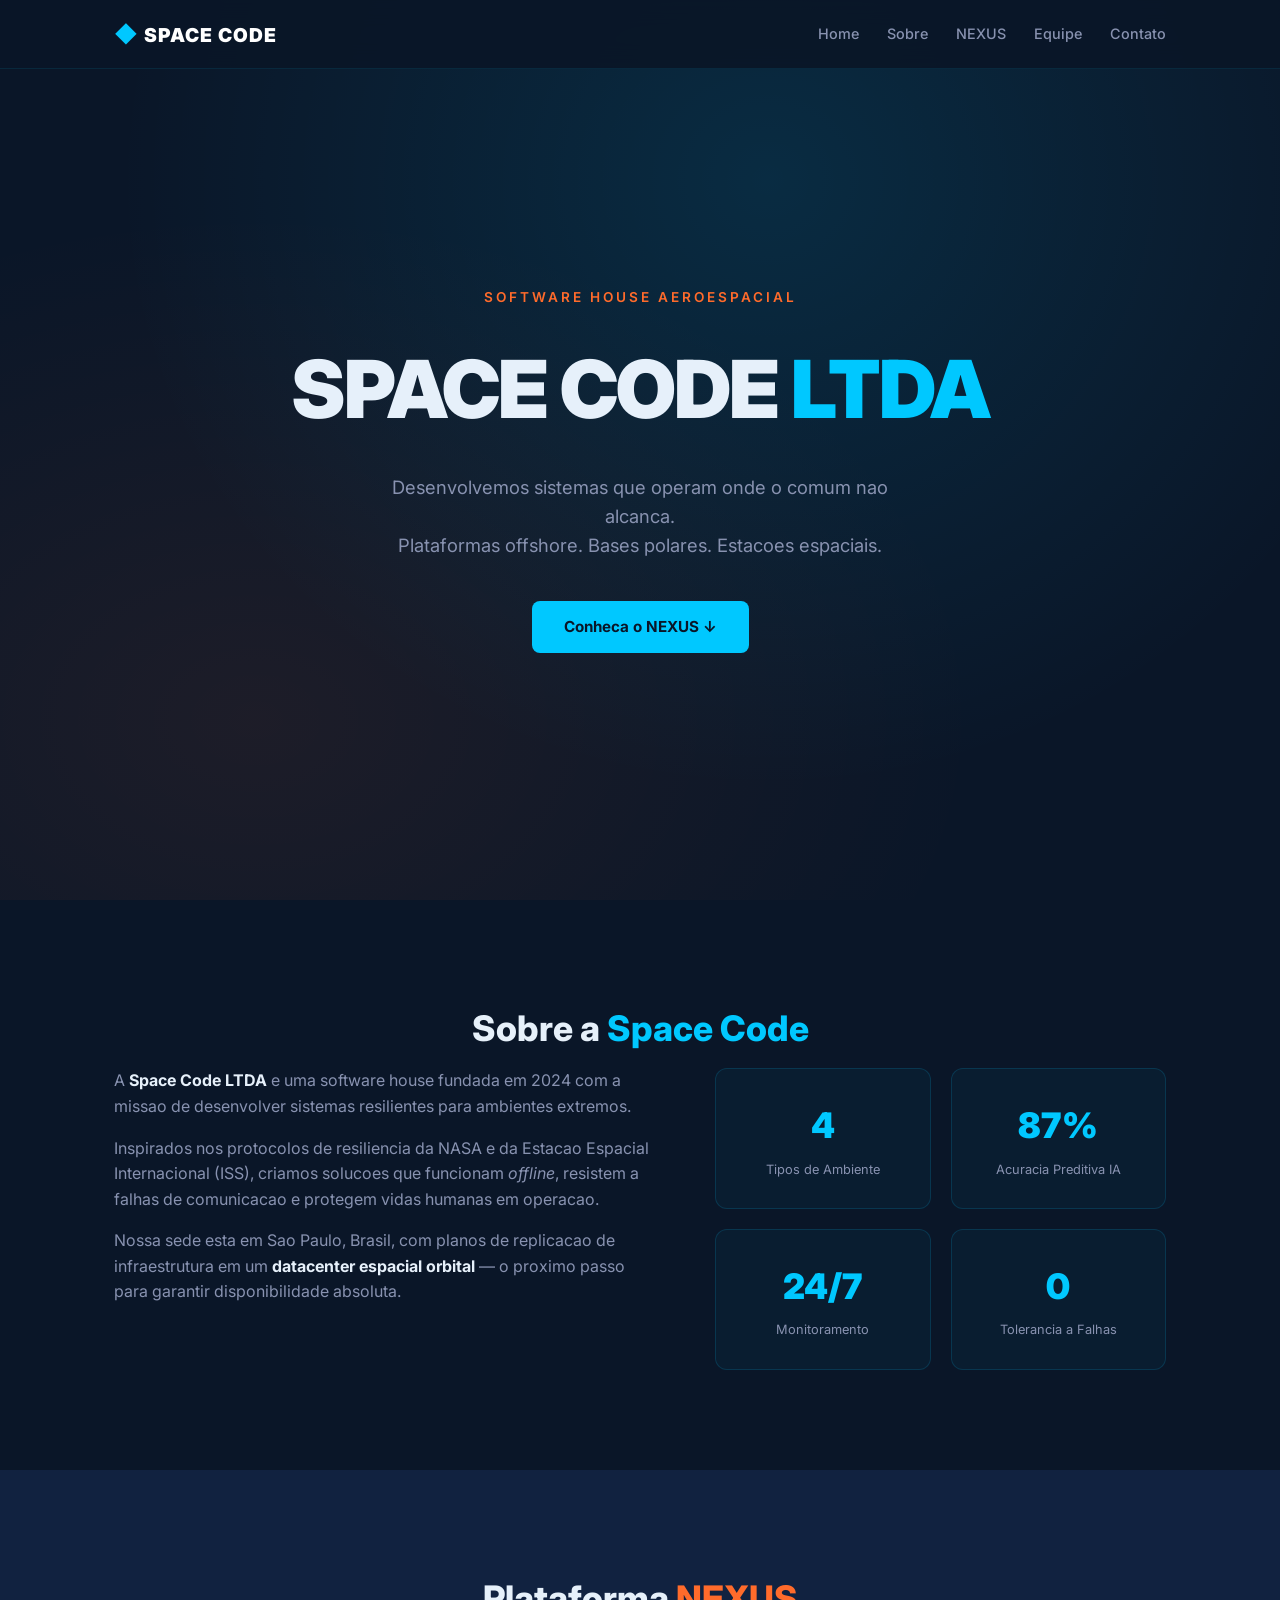
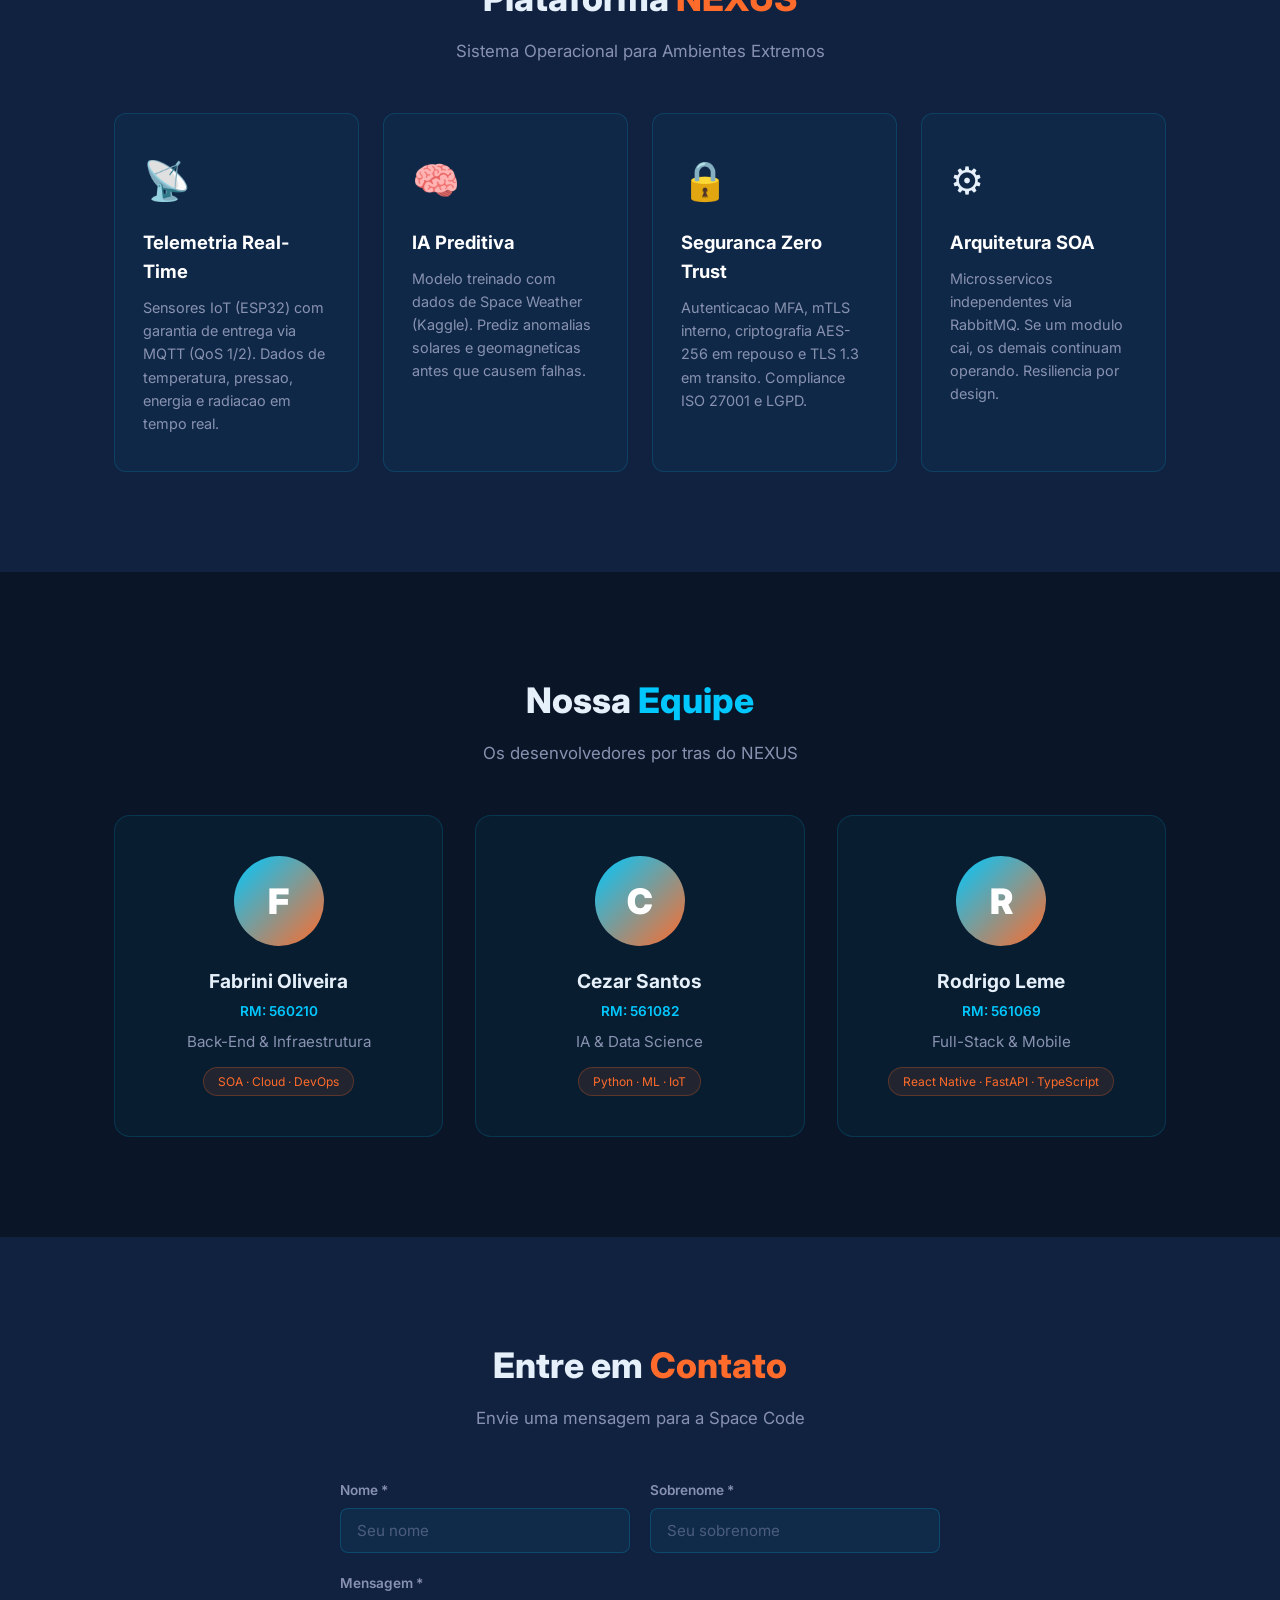
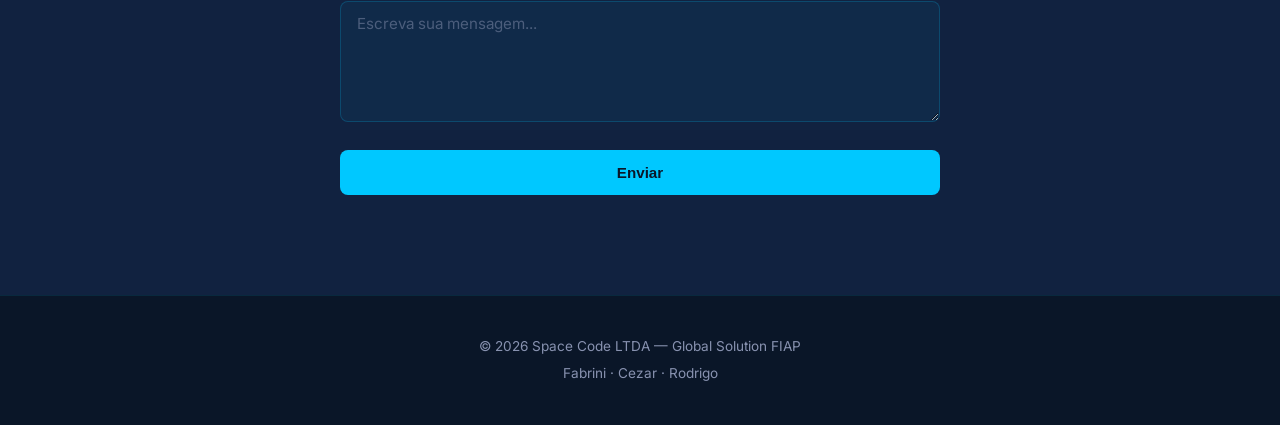
<file: website/index.html>
<!DOCTYPE html>
<html lang="pt-br">
<head>
    <meta charset="UTF-8">
    <meta name="viewport" content="width=device-width, initial-scale=1.0">
    <title>Space Code LTDA — Software para Ambientes Extremos</title>
    <link rel="stylesheet" href="styles.css">
</head>
<body>

    <!-- ===== NAVIGATION ===== -->
    <nav class="navbar" id="navbar">
        <div class="nav-container">
            <a href="#home" class="nav-logo">
                <span class="logo-icon">&#9670;</span> SPACE CODE
            </a>
            <ul class="nav-links">
                <li><a href="#home">Home</a></li>
                <li><a href="#about">Sobre</a></li>
                <li><a href="#nexus">NEXUS</a></li>
                <li><a href="#team">Equipe</a></li>
                <li><a href="#contact">Contato</a></li>
            </ul>
        </div>
    </nav>

    <!-- ===== HERO SECTION ===== -->
    <section class="hero" id="home">
        <div class="hero-bg"></div>
        <div class="hero-content">
            <p class="hero-tag">Software House Aeroespacial</p>
            <h1>SPACE CODE <span class="accent">LTDA</span></h1>
            <p class="hero-sub">Desenvolvemos sistemas que operam onde o comum nao alcanca.<br>
            Plataformas offshore. Bases polares. Estacoes espaciais.</p>
            <a href="#nexus" class="btn-primary">Conheca o NEXUS &darr;</a>
        </div>
    </section>

    <!-- ===== SOBRE A EMPRESA ===== -->
    <section class="section" id="about">
        <div class="container">
            <h2 class="section-title">Sobre a <span class="accent">Space Code</span></h2>
            <div class="about-grid">
                <div class="about-text">
                    <p>A <strong>Space Code LTDA</strong> e uma software house fundada em 2024
                    com a missao de desenvolver sistemas resilientes para ambientes extremos.</p>
                    <p>Inspirados nos protocolos de resiliencia da NASA e da Estacao Espacial
                    Internacional (ISS), criamos solucoes que funcionam <em>offline</em>,
                    resistem a falhas de comunicacao e protegem vidas humanas em operacao.</p>
                    <p>Nossa sede esta em Sao Paulo, Brasil, com planos de replicacao
                    de infraestrutura em um <strong>datacenter espacial orbital</strong>
                    &mdash; o proximo passo para garantir disponibilidade absoluta.</p>
                </div>
                <div class="about-stats">
                    <div class="stat-card">
                        <span class="stat-number">4</span>
                        <span class="stat-label">Tipos de Ambiente</span>
                    </div>
                    <div class="stat-card">
                        <span class="stat-number">87%</span>
                        <span class="stat-label">Acuracia Preditiva IA</span>
                    </div>
                    <div class="stat-card">
                        <span class="stat-number">24/7</span>
                        <span class="stat-label">Monitoramento</span>
                    </div>
                    <div class="stat-card">
                        <span class="stat-number">0</span>
                        <span class="stat-label">Tolerancia a Falhas</span>
                    </div>
                </div>
            </div>
        </div>
    </section>

    <!-- ===== NEXUS PLATFORM ===== -->
    <section class="section section-dark" id="nexus">
        <div class="container">
            <h2 class="section-title">Plataforma <span class="accent-orange">NEXUS</span></h2>
            <p class="section-subtitle">Sistema Operacional para Ambientes Extremos</p>
            <div class="nexus-grid">
                <div class="nexus-card">
                    <div class="nexus-icon">&#128225;</div>
                    <h3>Telemetria Real-Time</h3>
                    <p>Sensores IoT (ESP32) com garantia de entrega via MQTT (QoS 1/2).
                    Dados de temperatura, pressao, energia e radiacao em tempo real.</p>
                </div>
                <div class="nexus-card">
                    <div class="nexus-icon">&#129504;</div>
                    <h3>IA Preditiva</h3>
                    <p>Modelo treinado com dados de Space Weather (Kaggle). Prediz
                    anomalias solares e geomagneticas antes que causem falhas.</p>
                </div>
                <div class="nexus-card">
                    <div class="nexus-icon">&#128274;</div>
                    <h3>Seguranca Zero Trust</h3>
                    <p>Autenticacao MFA, mTLS interno, criptografia AES-256 em repouso
                    e TLS 1.3 em transito. Compliance ISO 27001 e LGPD.</p>
                </div>
                <div class="nexus-card">
                    <div class="nexus-icon">&#9881;</div>
                    <h3>Arquitetura SOA</h3>
                    <p>Microsservicos independentes via RabbitMQ. Se um modulo cai,
                    os demais continuam operando. Resiliencia por design.</p>
                </div>
            </div>
        </div>
    </section>

    <!-- ===== EQUIPE ===== -->
    <section class="section" id="team">
        <div class="container">
            <h2 class="section-title">Nossa <span class="accent">Equipe</span></h2>
            <p class="section-subtitle">Os desenvolvedores por tras do NEXUS</p>
            <div class="team-grid">

                <div class="team-card">
                    <div class="team-avatar">
                        <div class="avatar-placeholder">F</div>
                    </div>
                    <h3>Fabrini Oliveira</h3>
                    <p class="team-rm">RM: 560210</p>
                    <p class="team-role">Back-End &amp; Infraestrutura</p>
                    <span class="team-tag">SOA &middot; Cloud &middot; DevOps</span>
                </div>

                <div class="team-card">
                    <div class="team-avatar">
                        <div class="avatar-placeholder">C</div>
                    </div>
                    <h3>Cezar Santos</h3>
                    <p class="team-rm">RM: 561082</p>
                    <p class="team-role">IA &amp; Data Science</p>
                    <span class="team-tag">Python &middot; ML &middot; IoT</span>
                </div>

                <div class="team-card">
                    <div class="team-avatar">
                        <div class="avatar-placeholder">R</div>
                    </div>
                    <h3>Rodrigo Leme</h3>
                    <p class="team-rm">RM: 561069</p>
                    <p class="team-role">Full-Stack &amp; Mobile</p>
                    <span class="team-tag">React Native &middot; FastAPI &middot; TypeScript</span>
                </div>

            </div>
        </div>
    </section>

    <!-- ===== FORMULARIO DE CONTATO ===== -->
    <section class="section section-dark" id="contact">
        <div class="container">
            <h2 class="section-title">Entre em <span class="accent-orange">Contato</span></h2>
            <p class="section-subtitle">Envie uma mensagem para a Space Code</p>
            <div class="form-wrapper">
                <form id="contactForm" onsubmit="return handleSubmit(event)">
                    <div class="form-group">
                        <label for="nome">Nome *</label>
                        <input type="text" id="nome" name="nome" required
                               placeholder="Seu nome">
                    </div>
                    <div class="form-group">
                        <label for="sobrenome">Sobrenome *</label>
                        <input type="text" id="sobrenome" name="sobrenome" required
                               placeholder="Seu sobrenome">
                    </div>
                    <div class="form-group full-width">
                        <label for="mensagem">Mensagem *</label>
                        <textarea id="mensagem" name="mensagem" rows="5" required
                                  placeholder="Escreva sua mensagem..."></textarea>
                    </div>
                    <button type="submit" class="btn-primary btn-submit">Enviar</button>
                </form>
                <div id="formSuccess" class="form-success" style="display:none;">
                    <span class="success-icon">&#10003;</span>
                    <p>Mensagem enviada com sucesso! Seus dados foram salvos.</p>
                </div>
            </div>
        </div>
    </section>

    <!-- ===== FOOTER ===== -->
    <footer class="footer">
        <div class="container">
            <p>&copy; 2026 Space Code LTDA &mdash; Global Solution FIAP</p>
            <p class="footer-sub">Fabrini &middot; Cezar &middot; Rodrigo</p>
        </div>
    </footer>

    <script src="scripts.js"></script>
</body>
</html>
</file>
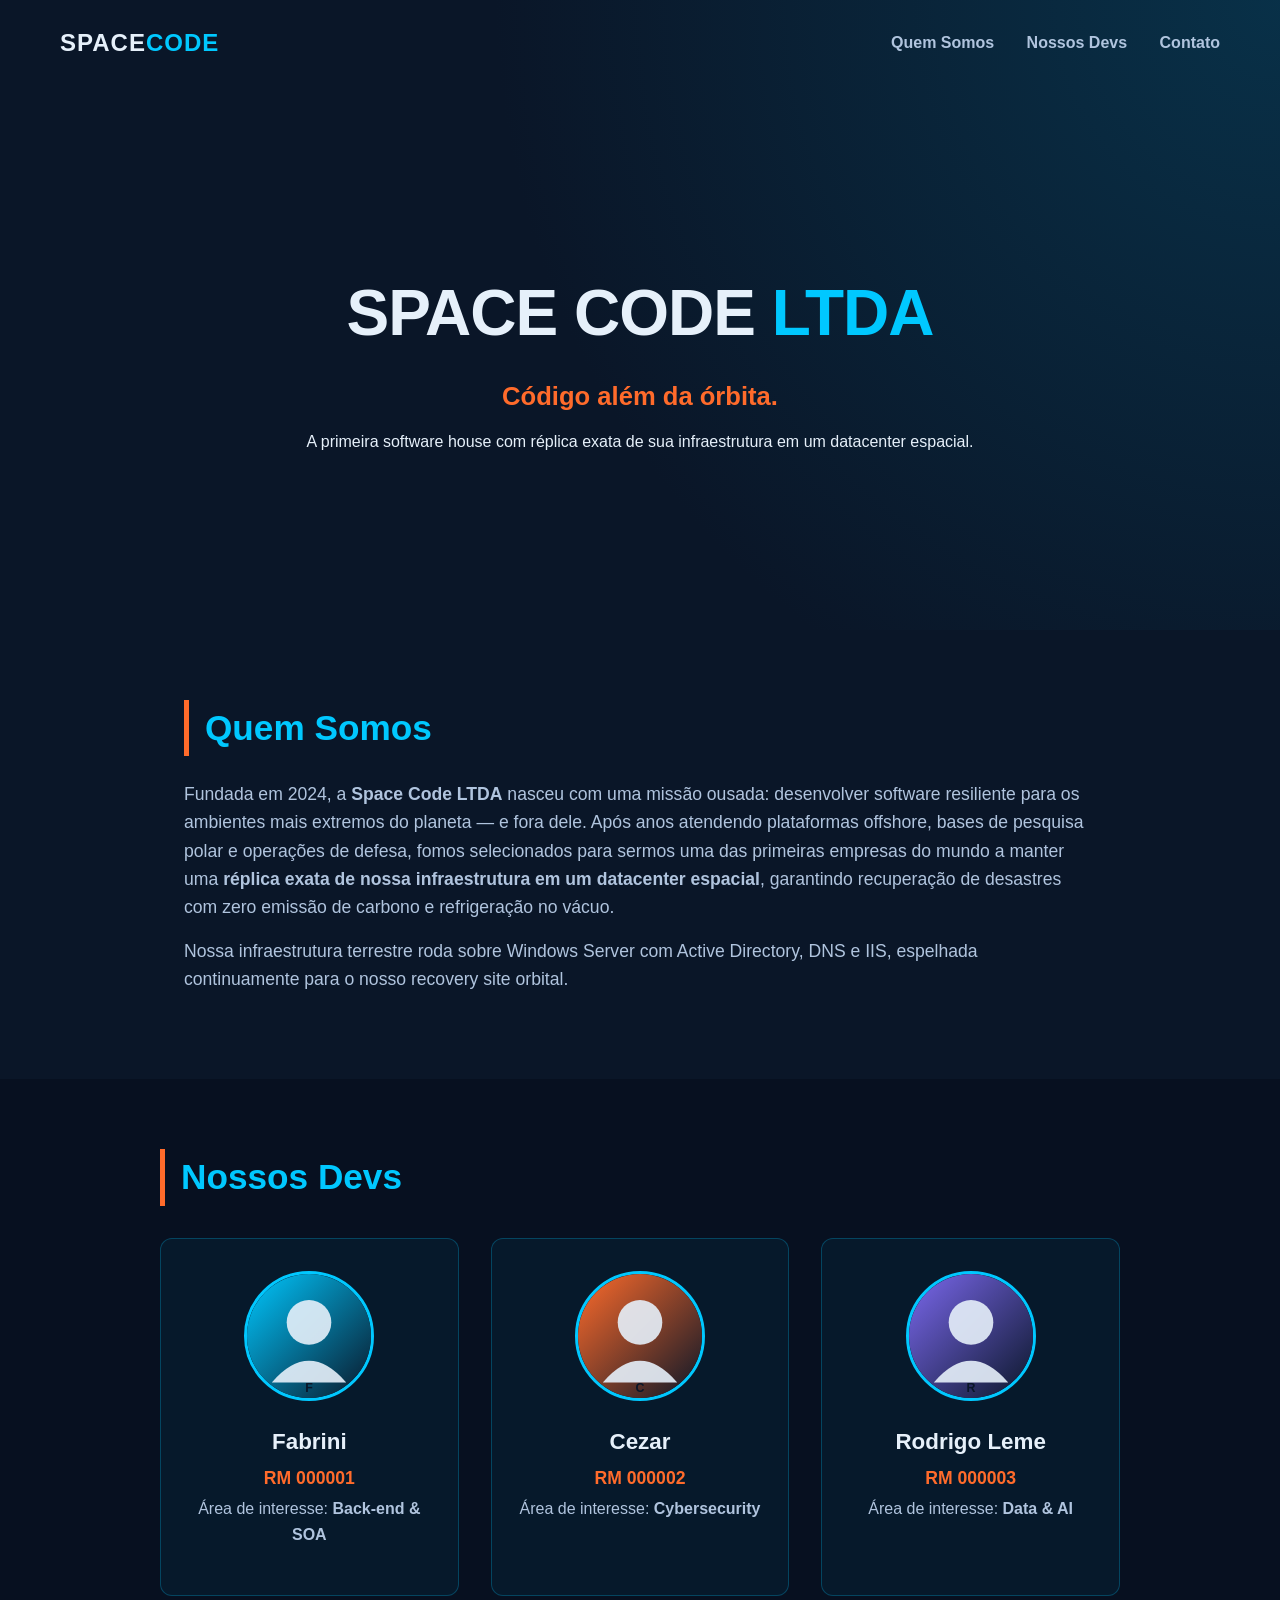
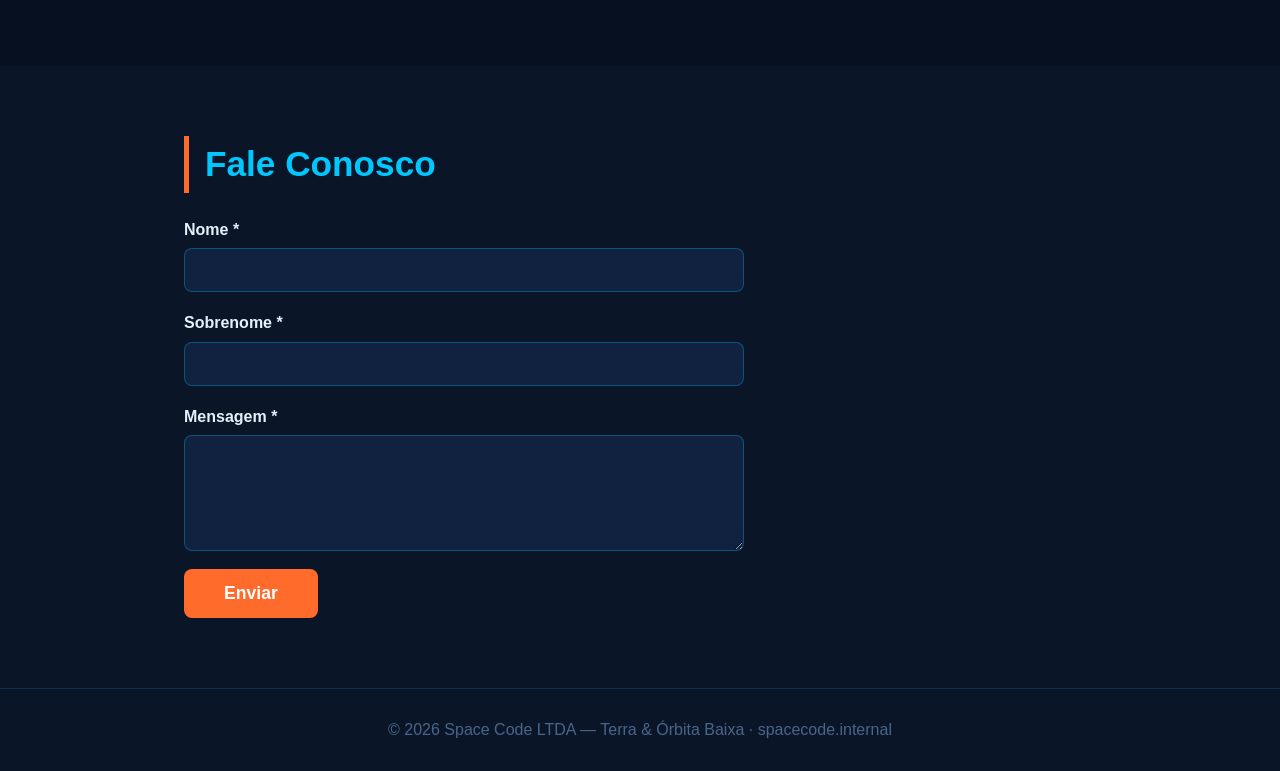
<file: infra/site/index.html>
<!DOCTYPE html>
<html lang="pt-br">
<head>
    <meta charset="UTF-8">
    <meta name="viewport" content="width=device-width, initial-scale=1.0">
    <title>Space Code LTDA — Código Além da Órbita</title>
    <link rel="stylesheet" href="css/style.css">
</head>
<body>

    <header class="hero">
        <nav>
            <span class="logo">SPACE<span class="accent">CODE</span></span>
            <div class="nav-links">
                <a href="#sobre">Quem Somos</a>
                <a href="#devs">Nossos Devs</a>
                <a href="#contato">Contato</a>
            </div>
        </nav>
        <div class="hero-content">
            <h1>SPACE CODE <span class="accent">LTDA</span></h1>
            <p class="tagline">Código além da órbita.</p>
            <p>A primeira software house com réplica exata de sua infraestrutura em um datacenter espacial.</p>
        </div>
    </header>

    <section id="sobre" class="section">
        <h2>Quem Somos</h2>
        <p>
            Fundada em 2024, a <strong>Space Code LTDA</strong> nasceu com uma missão ousada:
            desenvolver software resiliente para os ambientes mais extremos do planeta — e fora dele.
            Após anos atendendo plataformas offshore, bases de pesquisa polar e operações de defesa,
            fomos selecionados para sermos uma das primeiras empresas do mundo a manter uma
            <strong>réplica exata de nossa infraestrutura em um datacenter espacial</strong>,
            garantindo recuperação de desastres com zero emissão de carbono e refrigeração no vácuo.
        </p>
        <p>
            Nossa infraestrutura terrestre roda sobre Windows Server com Active Directory, DNS e IIS,
            espelhada continuamente para o nosso recovery site orbital.
        </p>
    </section>

    <section id="devs" class="section dark">
        <h2>Nossos Devs</h2>
        <div class="devs-grid">
            <div class="dev-card">
                <img src="img/dev-fabrini.svg" alt="Foto de Fabrini">
                <h3>Fabrini</h3>
                <p class="rm">RM 000001</p>
                <p class="area">Área de interesse: <strong>Back-end &amp; SOA</strong></p>
            </div>
            <div class="dev-card">
                <img src="img/dev-cezar.svg" alt="Foto de Cezar">
                <h3>Cezar</h3>
                <p class="rm">RM 000002</p>
                <p class="area">Área de interesse: <strong>Cybersecurity</strong></p>
            </div>
            <div class="dev-card">
                <img src="img/dev-rodrigo.svg" alt="Foto de Rodrigo Leme">
                <h3>Rodrigo Leme</h3>
                <p class="rm">RM 000003</p>
                <p class="area">Área de interesse: <strong>Data &amp; AI</strong></p>
            </div>
        </div>
    </section>

    <section id="contato" class="section">
        <h2>Fale Conosco</h2>
        <form id="form-contato" action="salvar-contato.asp" method="post">
            <div class="form-row">
                <label for="nome">Nome *</label>
                <input type="text" id="nome" name="nome" required>
            </div>
            <div class="form-row">
                <label for="sobrenome">Sobrenome *</label>
                <input type="text" id="sobrenome" name="sobrenome" required>
            </div>
            <div class="form-row">
                <label for="mensagem">Mensagem *</label>
                <textarea id="mensagem" name="mensagem" rows="5" required></textarea>
            </div>
            <button type="submit">Enviar</button>
        </form>
    </section>

    <footer>
        <p>© 2026 Space Code LTDA — Terra &amp; Órbita Baixa · spacecode.internal</p>
    </footer>

</body>
</html>
</file>
<file: website/styles.css>
/* =============================================
   Space Code LTDA — Site Institucional
   Global Solution 2026 (Sistemas Operacionais)
   ============================================= */

@import url('https://fonts.googleapis.com/css2?family=Inter:wght@300;400;600;700;900&display=swap');

/* ---------- Reset & Base ---------- */
*, *::before, *::after { box-sizing: border-box; margin: 0; padding: 0; }

:root {
    --bg-primary:   #0A1628;
    --bg-secondary: #112240;
    --text-primary: #E6F0FA;
    --text-muted:   #8892B0;
    --accent-cyan:  #00C8FF;
    --accent-orange:#FF6B2B;
    --card-bg:      rgba(0,200,255,0.04);
    --card-border:  rgba(0,200,255,0.15);
}

html { scroll-behavior: smooth; }

body {
    font-family: 'Inter', -apple-system, sans-serif;
    background: var(--bg-primary);
    color: var(--text-primary);
    line-height: 1.6;
    overflow-x: hidden;
}

.container { max-width: 1100px; margin: 0 auto; padding: 0 24px; }

a { color: var(--accent-cyan); text-decoration: none; }

/* ---------- Navbar ---------- */
.navbar {
    position: fixed; top: 0; left: 0; width: 100%; z-index: 100;
    background: rgba(10,22,40,0.92);
    backdrop-filter: blur(12px);
    border-bottom: 1px solid rgba(0,200,255,0.1);
    padding: 16px 0;
}
.nav-container {
    max-width: 1100px; margin: 0 auto; padding: 0 24px;
    display: flex; align-items: center; justify-content: space-between;
}
.nav-logo { font-weight: 900; font-size: 1.2rem; color: #fff; letter-spacing: 1px; }
.logo-icon { color: var(--accent-cyan); font-size: 1.4rem; }
.nav-links { list-style: none; display: flex; gap: 28px; }
.nav-links a { color: var(--text-muted); font-size: 0.9rem; font-weight: 500; transition: color .2s; }
.nav-links a:hover { color: var(--accent-cyan); }

/* ---------- Hero ---------- */
.hero {
    position: relative;
    min-height: 100vh;
    display: flex; align-items: center; justify-content: center;
    text-align: center;
    padding: 120px 24px 80px;
}
.hero-bg {
    position: absolute; inset: 0;
    background: radial-gradient(ellipse at 60% 20%, rgba(0,200,255,0.12) 0%, transparent 60%),
                radial-gradient(ellipse at 20% 80%, rgba(255,107,43,0.08) 0%, transparent 50%);
}
.hero-content { position: relative; z-index: 1; }
.hero-tag {
    font-size: 0.85rem; letter-spacing: 3px; text-transform: uppercase;
    color: var(--accent-orange); margin-bottom: 16px; font-weight: 600;
}
.hero h1 { font-size: clamp(2.5rem, 8vw, 5rem); font-weight: 900; letter-spacing: -2px; margin-bottom: 20px; }
.hero-sub { font-size: 1.15rem; color: var(--text-muted); max-width: 560px; margin: 0 auto 40px; }

.accent       { color: var(--accent-cyan); }
.accent-orange { color: var(--accent-orange); }

/* ---------- Buttons ---------- */
.btn-primary {
    display: inline-block;
    background: var(--accent-cyan);
    color: var(--bg-primary);
    font-weight: 700; font-size: 0.95rem;
    padding: 14px 32px;
    border-radius: 8px;
    border: none; cursor: pointer;
    transition: transform .2s, box-shadow .2s;
}
.btn-primary:hover { transform: translateY(-2px); box-shadow: 0 8px 24px rgba(0,200,255,0.25); }

/* ---------- Sections ---------- */
.section { padding: 100px 0; }
.section-dark { background: var(--bg-secondary); }
.section-title {
    font-size: 2.2rem; font-weight: 800;
    margin-bottom: 12px; text-align: center;
}
.section-subtitle { text-align: center; color: var(--text-muted); margin-bottom: 48px; font-size: 1.05rem; }

/* ---------- About ---------- */
.about-grid { display: grid; grid-template-columns: 1.2fr 1fr; gap: 60px; align-items: start; }
.about-text p { color: var(--text-muted); margin-bottom: 16px; font-size: 1rem; }
.about-text strong { color: var(--text-primary); }
.about-stats { display: grid; grid-template-columns: 1fr 1fr; gap: 20px; }
.stat-card {
    background: var(--card-bg);
    border: 1px solid var(--card-border);
    border-radius: 12px;
    padding: 28px 20px;
    text-align: center;
}
.stat-number { display: block; font-size: 2.2rem; font-weight: 900; color: var(--accent-cyan); }
.stat-label  { display: block; font-size: 0.8rem; color: var(--text-muted); margin-top: 6px; }

/* ---------- NEXUS Cards ---------- */
.nexus-grid { display: grid; grid-template-columns: repeat(auto-fit, minmax(240px, 1fr)); gap: 24px; }
.nexus-card {
    background: var(--card-bg);
    border: 1px solid var(--card-border);
    border-radius: 12px;
    padding: 36px 28px;
    transition: transform .2s, border-color .2s;
}
.nexus-card:hover { transform: translateY(-4px); border-color: var(--accent-cyan); }
.nexus-icon { font-size: 2.4rem; margin-bottom: 16px; }
.nexus-card h3 { font-size: 1.15rem; margin-bottom: 10px; color: #fff; }
.nexus-card p { color: var(--text-muted); font-size: 0.9rem; }

/* ---------- Team ---------- */
.team-grid { display: grid; grid-template-columns: repeat(auto-fit, minmax(260px, 1fr)); gap: 32px; }
.team-card {
    background: var(--card-bg);
    border: 1px solid var(--card-border);
    border-radius: 16px;
    padding: 40px 28px;
    text-align: center;
    transition: transform .2s;
}
.team-card:hover { transform: translateY(-4px); }
.team-avatar { margin-bottom: 20px; }
.avatar-placeholder {
    width: 90px; height: 90px;
    margin: 0 auto;
    border-radius: 50%;
    background: linear-gradient(135deg, var(--accent-cyan), var(--accent-orange));
    display: flex; align-items: center; justify-content: center;
    font-size: 2.2rem; font-weight: 900; color: #fff;
}
.team-card h3 { font-size: 1.2rem; margin-bottom: 4px; }
.team-rm { font-size: 0.85rem; color: var(--accent-cyan); margin-bottom: 8px; font-weight: 600; }
.team-role { font-size: 0.95rem; color: var(--text-muted); margin-bottom: 12px; }
.team-tag {
    display: inline-block;
    font-size: 0.75rem; color: var(--accent-orange);
    background: rgba(255,107,43,0.1);
    border: 1px solid rgba(255,107,43,0.25);
    padding: 4px 14px; border-radius: 20px;
}

/* ---------- Contact Form ---------- */
.form-wrapper { max-width: 600px; margin: 0 auto; }
#contactForm { display: grid; grid-template-columns: 1fr 1fr; gap: 20px; }
.form-group { display: flex; flex-direction: column; }
.form-group.full-width { grid-column: 1 / -1; }
label { font-size: 0.85rem; font-weight: 600; margin-bottom: 6px; color: var(--text-muted); }
input, textarea {
    background: rgba(0,200,255,0.05);
    border: 1px solid rgba(0,200,255,0.2);
    border-radius: 8px;
    padding: 12px 16px;
    font-size: 0.95rem;
    color: var(--text-primary);
    font-family: inherit;
    resize: vertical;
    transition: border-color .2s;
}
input:focus, textarea:focus { outline: none; border-color: var(--accent-cyan); }
input::placeholder, textarea::placeholder { color: rgba(136,146,176,0.5); }

.btn-submit { grid-column: 1 / -1; margin-top: 8px; }

.form-success {
    text-align: center;
    padding: 40px;
    background: rgba(0,200,255,0.05);
    border: 1px solid rgba(0,200,255,0.2);
    border-radius: 12px;
    margin-top: 20px;
}
.success-icon { font-size: 3rem; color: var(--accent-cyan); display: block; margin-bottom: 12px; }
.form-success p { color: var(--text-muted); }

/* ---------- Footer ---------- */
.footer {
    text-align: center;
    padding: 40px 0;
    border-top: 1px solid rgba(0,200,255,0.1);
}
.footer p { color: var(--text-muted); font-size: 0.85rem; }
.footer-sub { margin-top: 6px; color: rgba(136,146,176,0.5); font-size: 0.75rem; }

/* ---------- Responsive ---------- */
@media (max-width: 768px) {
    .about-grid { grid-template-columns: 1fr; }
    .nav-links { display: none; }
    #contactForm { grid-template-columns: 1fr; }
}
</file>
<file: infra/site/css/style.css>
* { box-sizing: border-box; margin: 0; padding: 0; }

body {
    font-family: 'Segoe UI', Arial, sans-serif;
    background-color: #0A1628;
    color: #E6F0FA;
    line-height: 1.6;
}

.accent { color: #00C8FF; }

/* ---------- Header / Hero ---------- */
.hero {
    min-height: 70vh;
    background: radial-gradient(circle at 100% 0%, rgba(0, 200, 255, 0.15) 0%, #0A1628 55%);
    display: flex;
    flex-direction: column;
}

nav {
    display: flex;
    justify-content: space-between;
    align-items: center;
    padding: 24px 60px;
}

.logo { font-size: 1.5rem; font-weight: 900; letter-spacing: 1px; }

.nav-links a {
    color: #B0C4DE;
    text-decoration: none;
    margin-left: 28px;
    font-weight: 600;
}
.nav-links a:hover { color: #00C8FF; }

.hero-content {
    flex: 1;
    display: flex;
    flex-direction: column;
    justify-content: center;
    align-items: center;
    text-align: center;
    padding: 40px 20px;
}
.hero-content h1 { font-size: 4rem; font-weight: 900; letter-spacing: -1px; }
.tagline { font-size: 1.6rem; color: #FF6B2B; font-weight: 700; margin: 12px 0; }

/* ---------- Sections ---------- */
.section {
    max-width: 960px;
    margin: 0 auto;
    padding: 70px 24px;
}
.section.dark {
    max-width: none;
    background: #071020;
}
.section.dark > * { max-width: 960px; margin-left: auto; margin-right: auto; }
.section h2 {
    color: #00C8FF;
    font-size: 2.2rem;
    margin-bottom: 24px;
    border-left: 5px solid #FF6B2B;
    padding-left: 16px;
}
.section p { margin-bottom: 16px; color: #B0C4DE; font-size: 1.1rem; }

/* ---------- Devs ---------- */
.devs-grid {
    display: grid;
    grid-template-columns: repeat(auto-fit, minmax(240px, 1fr));
    gap: 32px;
    margin-top: 32px;
}
.dev-card {
    background: rgba(0, 200, 255, 0.05);
    border: 1px solid rgba(0, 200, 255, 0.25);
    border-radius: 12px;
    padding: 32px 24px;
    text-align: center;
}
.dev-card img {
    width: 130px;
    height: 130px;
    border-radius: 50%;
    border: 3px solid #00C8FF;
    margin-bottom: 16px;
}
.dev-card h3 { font-size: 1.4rem; }
.dev-card .rm { color: #FF6B2B; font-weight: 700; margin: 4px 0; }
.dev-card .area { font-size: 1rem; }

/* ---------- Form ---------- */
form { max-width: 560px; }
.form-row { margin-bottom: 18px; display: flex; flex-direction: column; }
label { font-weight: 600; margin-bottom: 6px; color: #E6F0FA; }
input, textarea {
    background: #112240;
    border: 1px solid rgba(0, 200, 255, 0.3);
    border-radius: 8px;
    padding: 12px;
    color: #FFF;
    font-size: 1rem;
    font-family: inherit;
}
input:focus, textarea:focus { outline: 2px solid #00C8FF; }
button {
    background: #FF6B2B;
    color: #FFF;
    border: none;
    border-radius: 8px;
    padding: 14px 40px;
    font-size: 1.1rem;
    font-weight: 700;
    cursor: pointer;
}
button:hover { background: #ff8350; }

footer {
    text-align: center;
    padding: 28px;
    color: #4A658A;
    border-top: 1px solid rgba(0, 200, 255, 0.15);
}

a { color: #00C8FF; }
</file>
